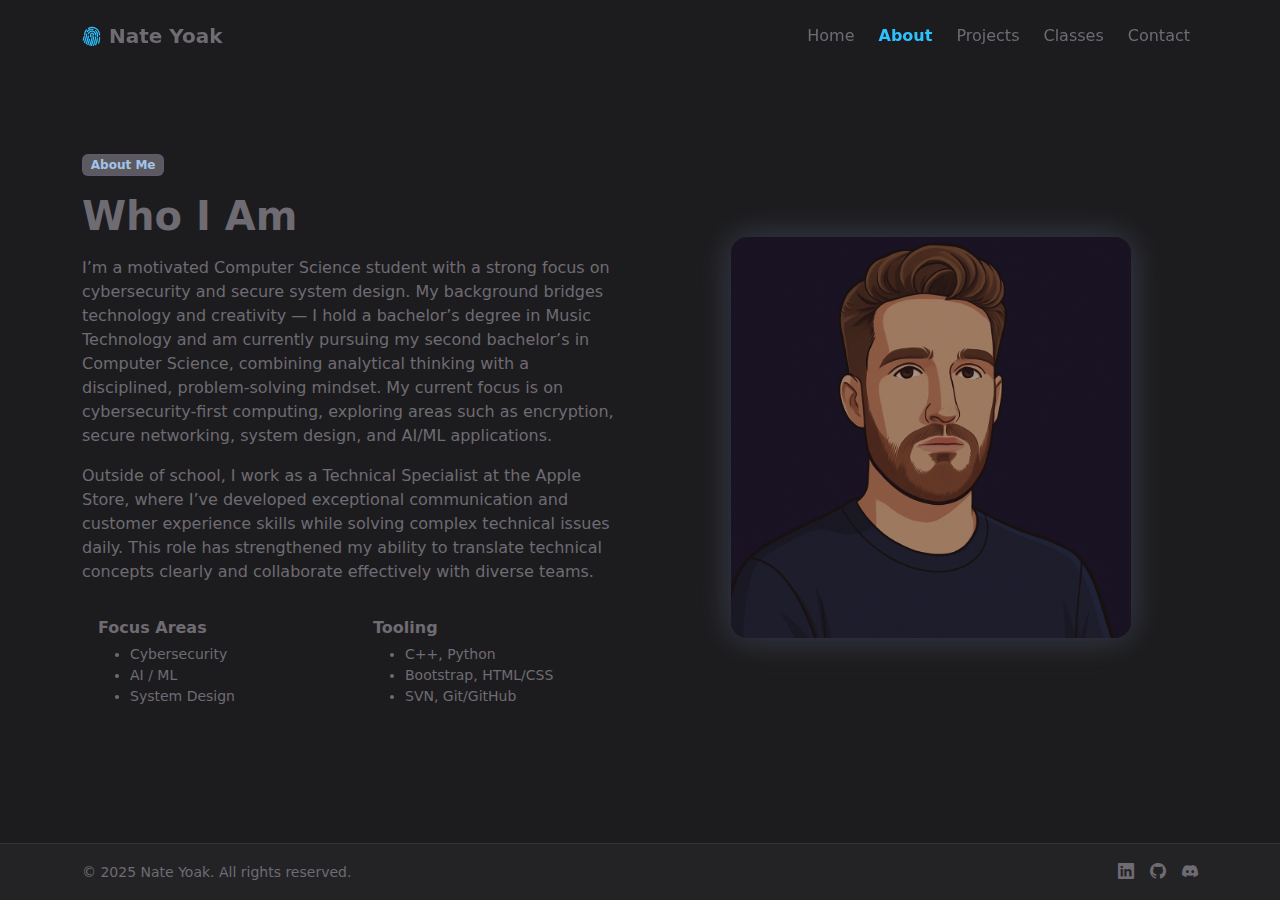
<file: about.html>
<!doctype html>
<html lang="en" data-bs-theme="dark">
  <head>
    <meta charset="utf-8" />
    <meta name="viewport" content="width=device-width, initial-scale=1" />
    <title>About — Nate Yoak</title>

    <!-- Bootstrap + Icons -->
    <link href="https://cdn.jsdelivr.net/npm/bootstrap@5.3.3/dist/css/bootstrap.min.css" rel="stylesheet">
    <link href="assets/styles.css" rel="stylesheet">
    <link rel="stylesheet" href="https://cdn.jsdelivr.net/npm/bootstrap-icons@1.11.3/font/bootstrap-icons.css" />
  </head>

  <body class="bg-storm">
    <div class="gradient-sphere"></div>

    <!-- Navigation Bar -->
    <nav class="navbar navbar-expand-lg sticky-top nav-gradient">
      <div class="container py-2">
        <a class="navbar-brand fw-semibold" href="index.html">
          <i class="bi bi-fingerprint" style="color:var(--storm-primary)"></i> Nate Yoak
        </a>

        <button class="navbar-toggler" type="button" data-bs-toggle="collapse" data-bs-target="#nav">
          <span class="navbar-toggler-icon"></span>
        </button>

        <div id="nav" class="collapse navbar-collapse">
          <ul class="navbar-nav ms-auto gap-lg-2">
            <li class="nav-item"><a class="nav-link" href="index.html">Home</a></li>
            <li class="nav-item"><a class="nav-link active" aria-current="page" href="about.html">About</a></li>
            <li class="nav-item"><a class="nav-link" href="projects.html">Projects</a></li>
            <li class="nav-item"><a class="nav-link" href="classes.html">Classes</a></li>
            <li class="nav-item"><a class="nav-link" href="contact.html">Contact</a></li>
          </ul>
        </div>
      </div>
    </nav>

    <!-- About Section -->
    <!-- Using <header> so your existing `header .hero-image` styles apply -->
    <header class="section-pad">
      <div class="container">
        <div class="row align-items-center g-5">
          <!-- Left: About text -->
          <div class="col-lg-6">
            <span class="badge badge-soft mb-3">About Me</span>
            <h1 class="fw-bold mb-3">Who I Am</h1>
            <p class="text-muted">
              I’m a motivated Computer Science student with a strong focus on cybersecurity and secure system design.
              My background bridges technology and creativity
              — I hold a bachelor’s degree in Music Technology and am currently pursuing my second bachelor’s in Computer Science,
              combining analytical thinking with a disciplined, problem-solving mindset. 
              My current focus is on cybersecurity-first computing, exploring areas such as
              encryption, secure networking, system design, and AI/ML applications.
            </p>
            <p class="text-muted">
              Outside of school, I work as a Technical Specialist at the Apple Store, 
              where I’ve developed exceptional communication and customer experience skills
              while solving complex technical issues daily. This role has strengthened my 
              ability to translate technical concepts clearly and collaborate effectively with diverse teams.
            </p>
            <div class="row g-3">
              <div class="col-6">
                <div class="rounded-3 p-3 border-soft h-100">
                  <div class="fw-semibold mb-1">Focus Areas</div>
                  <ul class="mb-0 small text-muted">
                    <li>Cybersecurity</li>
                    <li>AI / ML</li>
                    <li>System Design</li>
                  </ul>
                </div>
              </div>
              <div class="col-6">
                <div class="rounded-3 p-3 border-soft h-100">
                  <div class="fw-semibold mb-1">Tooling</div>
                  <ul class="mb-0 small text-muted">
                    <li>C++, Python</li>
                    <li>Bootstrap, HTML/CSS</li>
                    <li>SVN, Git/GitHub</li>
                  </ul>
                </div>
              </div>
            </div>
          </div>

          <!-- Right: Image placeholder (keeps your hover glow) -->
          <div class="col-lg-6 text-center">
            <!-- Replace src with your real about photo when ready -->
            <img
              src="assets/avatar1.PNG"
              alt="Me"
              class="hero-image img-fluid glow"
            />
          </div>
        </div>
      </div>
    </header>

    <!-- Footer -->
    <footer class="site-footer">
      <div class="container d-flex justify-content-between align-items-center">
        <small class="text-muted">© 2025 Nate Yoak. All rights reserved.</small>
        <div class="d-flex gap-3">
          <a class="footer-link" href="https://www.linkedin.com/in/nate-yoak"><i class="bi bi-linkedin"></i></a>
          <a class="footer-link" href="https://github.com/nyoak12"><i class="bi bi-github"></i></a>
          <a class="footer-link" href="https://discord.com/users/1215772054352302090"><i class="bi bi-discord"></i></a>
        </div>
      </div>
    </footer>

    <!-- Scripts -->
    <script src="https://cdn.jsdelivr.net/npm/bootstrap@5.3.3/dist/js/bootstrap.bundle.min.js"></script>
  </body>
</html>
</file>
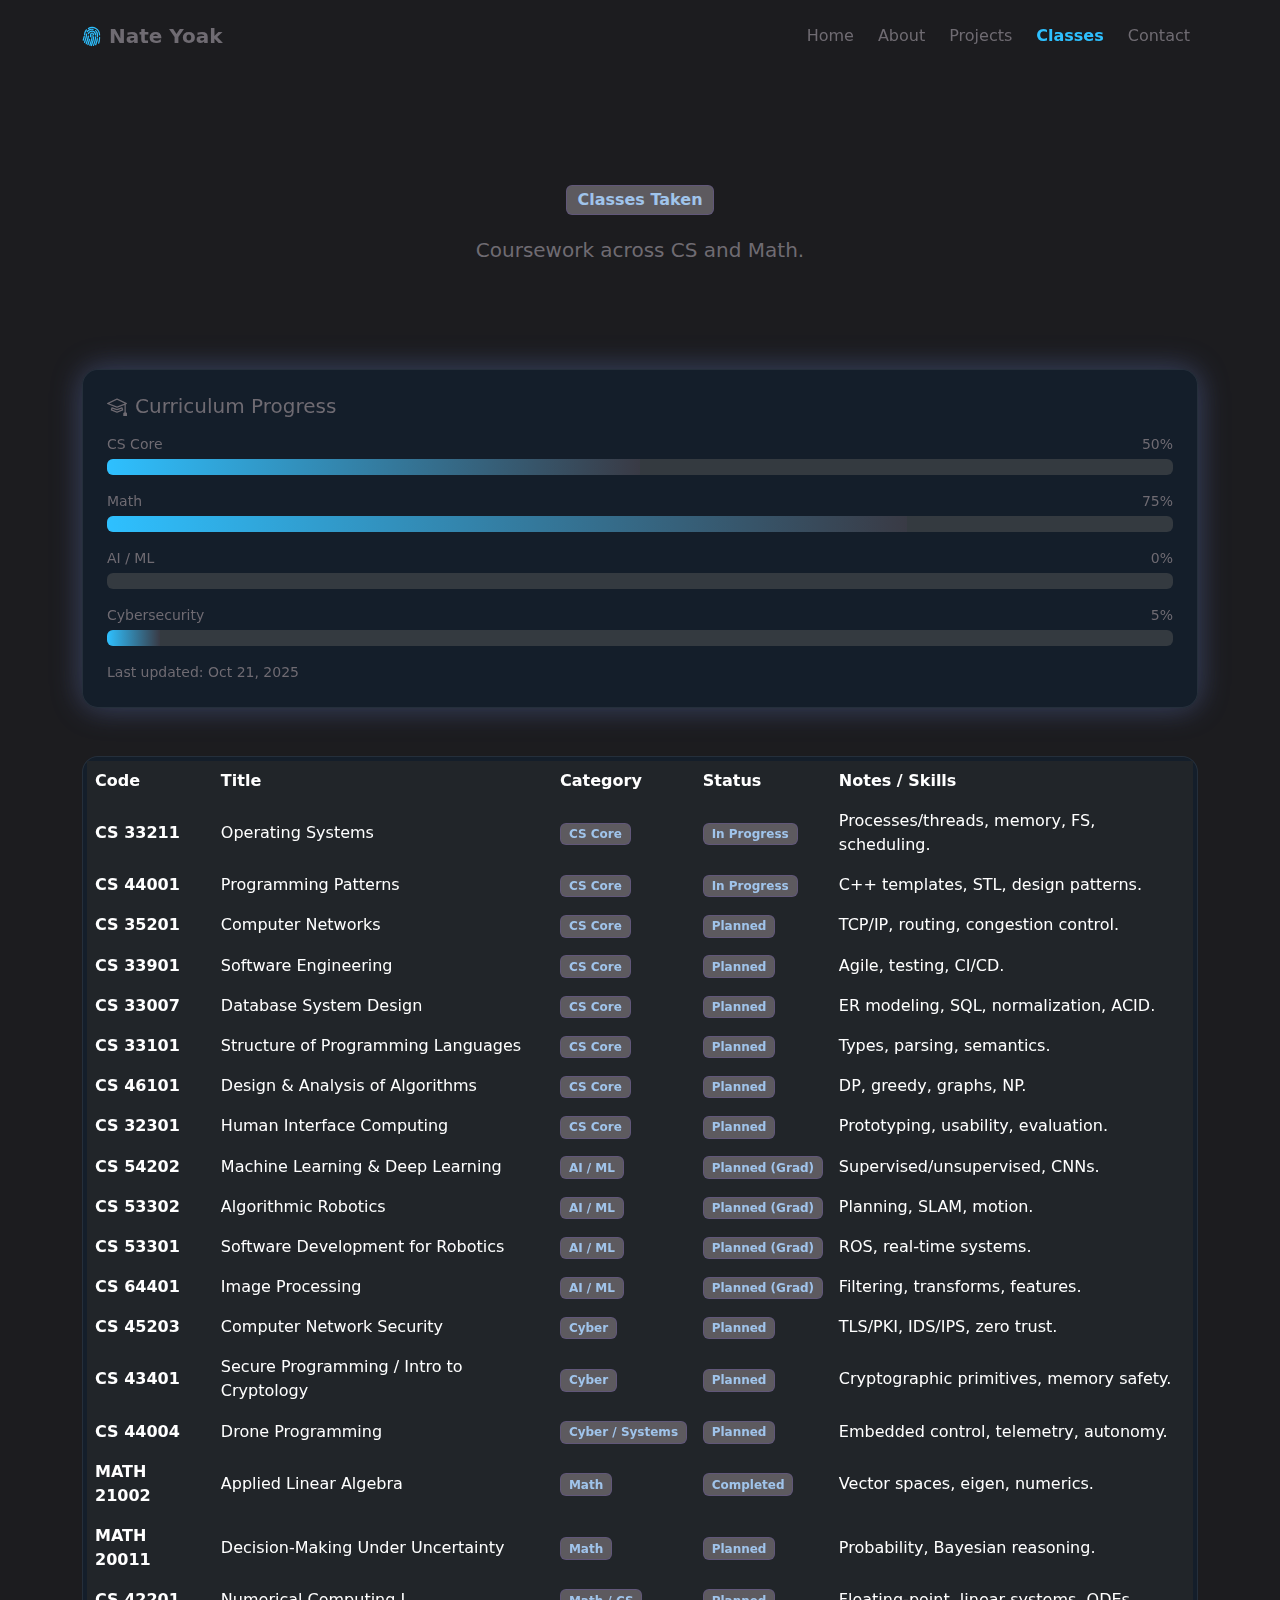
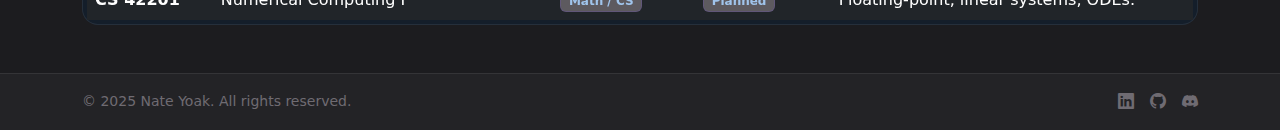
<file: classes.html>
<!doctype html>
<html lang="en" data-bs-theme="dark">
  <head>
    <meta charset="utf-8" />
    <meta name="viewport" content="width=device-width, initial-scale=1" />
    <title>Classes — Nate Yoak</title>

    <!-- Bootstrap + Icons -->
    <link href="https://cdn.jsdelivr.net/npm/bootstrap@5.3.3/dist/css/bootstrap.min.css" rel="stylesheet">
    <link href="assets/styles.css" rel="stylesheet">
    <link rel="stylesheet" href="https://cdn.jsdelivr.net/npm/bootstrap-icons@1.11.3/font/bootstrap-icons.css" />
  </head>

  <body class="bg-storm">
    <!-- Optional glow backdrop -->
    <div class="gradient-sphere"></div>

    <!-- Navbar (same style as index) -->
    <nav class="navbar navbar-expand-lg sticky-top nav-gradient">
      <div class="container py-2">
        <a class="navbar-brand fw-semibold" href="index.html">
          <i class="bi bi-fingerprint" style="color:var(--storm-primary)"></i> Nate Yoak
        </a>

        <button class="navbar-toggler" type="button" data-bs-toggle="collapse" data-bs-target="#nav">
          <span class="navbar-toggler-icon"></span>
        </button>

        <div id="nav" class="collapse navbar-collapse">
          <ul class="navbar-nav ms-auto gap-lg-2">
            <li class="nav-item"><a class="nav-link" href="index.html">Home</a></li>
            <li class="nav-item"><a class="nav-link" href="about.html">About</a></li>
            <li class="nav-item"><a class="nav-link" href="projects.html">Projects</a></li>
            <li class="nav-item"><a class="nav-link active" aria-current="page" href="classes.html">Classes</a></li>
            <li class="nav-item"><a class="nav-link" href="contact.html">Contact</a></li>
          </ul>
        </div>
      </div>
    </nav>

    <!-- Hero -->
    <header class="section-pad text-center">
      <div class="container">
        <h1 class="display-4 fw-bold mb-3">
            <span class="badge badge-soft fs-6 mb-1">Classes Taken</span>
        </h1>
        <p class="lead text-muted mb-4">
          Coursework across CS and Math.
        </p>
      </div>
    </header>

    <main>
      <section class="pb-5">
        <div class="container">
          <!-- Progress overview matching your theme -->
          <div class="row g-4 align-items-stretch mb-4">
            <div class="col-lg-12">
              <div class="p-4 rounded-4 glass border-soft h-100 glow">
                <h2 class="h5 mb-3"><i class="bi bi-mortarboard me-2"></i>Curriculum Progress</h2>

                <div class="mb-3">
                  <div class="d-flex justify-content-between small mb-1">
                    <span>CS Core</span><span>50%</span>
                  </div>
                  <div class="progress" role="progressbar" aria-valuemin="0" aria-valuemax="100" aria-valuenow="50">
                    <div class="progress-bar" style="width:50%"></div>
                  </div>
                </div>

                <div class="mb-3">
                  <div class="d-flex justify-content-between small mb-1">
                    <span>Math</span><span>75%</span>
                  </div>
                  <div class="progress">
                    <div class="progress-bar" style="width:75%"></div>
                  </div>
                </div>

                <div class="mb-3">
                  <div class="d-flex justify-content-between small mb-1">
                    <span>AI / ML </span><span>0%</span>
                  </div>
                  <div class="progress">
                    <div class="progress-bar" style="width:0%"></div>
                  </div>
                </div>

                <div>
                  <div class="d-flex justify-content-between small mb-1">
                    <span>Cybersecurity</span><span>5%</span>
                  </div>
                  <div class="progress">
                    <div class="progress-bar" style="width:5%"></div>
                  </div>
                </div>

                <small class="d-block mt-3 text-muted">Last updated: Oct 21, 2025</small>
              </div>
            </div>

            <div class="col-lg-8">
              <!-- <div class="p-4 rounded-4 glass border-soft h-100">
                <div class="d-flex flex-wrap gap-2 mb-3">
                  <span class="badge badge-soft">Core</span>
                  <span class="badge badge-soft">Math</span>
                  <span class="badge badge-soft">AI / ML</span>
                  <span class="badge badge-soft">Cyber</span>
                  <span class="badge badge-soft">Graduate</span>
                </div>
                <p class="mb-0 text-muted">
                  Detailed list of courses with status and key topics. (You can paste in more rows anytime.)
                </p>
              </div> -->
            </div>
          </div>

          <!-- Courses table inside a glass card -->
          <div class="p-1 rounded-4 glass border-soft">
            <div class="table-responsive">
              <table class="table align-middle table-borderless mb-0">
                <thead>
                  <tr class="text-muted">
                    <th scope="col">Code</th>
                    <th scope="col">Title</th>
                    <th scope="col">Category</th>
                    <th scope="col">Status</th>
                    <th scope="col">Notes / Skills</th>
                  </tr>
                </thead>
                <tbody>
                  <!-- CS Core -->
                  <tr>
                    <td class="fw-semibold">CS 33211</td>
                    <td>Operating Systems</td>
                    <td><span class="badge badge-soft">CS Core</span></td>
                    <td><span class="badge badge-soft">In Progress</span></td>
                    <td>Processes/threads, memory, FS, scheduling.</td>
                  </tr>
                  <tr>
                    <td class="fw-semibold">CS 44001</td>
                    <td>Programming Patterns</td>
                    <td><span class="badge badge-soft">CS Core</span></td>
                    <td><span class="badge badge-soft">In Progress</span></td>
                    <td>C++ templates, STL, design patterns.</td>
                  </tr>
                  <tr>
                    <td class="fw-semibold">CS 35201</td>
                    <td>Computer Networks</td>
                    <td><span class="badge badge-soft">CS Core</span></td>
                    <td><span class="badge badge-soft">Planned</span></td>
                    <td>TCP/IP, routing, congestion control.</td>
                  </tr>
                  <tr>
                    <td class="fw-semibold">CS 33901</td>
                    <td>Software Engineering</td>
                    <td><span class="badge badge-soft">CS Core</span></td>
                    <td><span class="badge badge-soft">Planned</span></td>
                    <td>Agile, testing, CI/CD.</td>
                  </tr>
                  <tr>
                    <td class="fw-semibold">CS 33007</td>
                    <td>Database System Design</td>
                    <td><span class="badge badge-soft">CS Core</span></td>
                    <td><span class="badge badge-soft">Planned</span></td>
                    <td>ER modeling, SQL, normalization, ACID.</td>
                  </tr>
                  <tr>
                    <td class="fw-semibold">CS 33101</td>
                    <td>Structure of Programming Languages</td>
                    <td><span class="badge badge-soft">CS Core</span></td>
                    <td><span class="badge badge-soft">Planned</span></td>
                    <td>Types, parsing, semantics.</td>
                  </tr>
                  <tr>
                    <td class="fw-semibold">CS 46101</td>
                    <td>Design & Analysis of Algorithms</td>
                    <td><span class="badge badge-soft">CS Core</span></td>
                    <td><span class="badge badge-soft">Planned</span></td>
                    <td>DP, greedy, graphs, NP.</td>
                  </tr>
                  <tr>
                    <td class="fw-semibold">CS 32301</td>
                    <td>Human Interface Computing</td>
                    <td><span class="badge badge-soft">CS Core</span></td>
                    <td><span class="badge badge-soft">Planned</span></td>
                    <td>Prototyping, usability, evaluation.</td>
                  </tr>

                  <!-- AI/ML & Robotics -->
                  <tr>
                    <td class="fw-semibold">CS 54202</td>
                    <td>Machine Learning & Deep Learning</td>
                    <td><span class="badge badge-soft">AI / ML</span></td>
                    <td><span class="badge badge-soft">Planned (Grad)</span></td>
                    <td>Supervised/unsupervised, CNNs.</td>
                  </tr>
                  <tr>
                    <td class="fw-semibold">CS 53302</td>
                    <td>Algorithmic Robotics</td>
                    <td><span class="badge badge-soft">AI / ML</span></td>
                    <td><span class="badge badge-soft">Planned (Grad)</span></td>
                    <td>Planning, SLAM, motion.</td>
                  </tr>
                  <tr>
                    <td class="fw-semibold">CS 53301</td>
                    <td>Software Development for Robotics</td>
                    <td><span class="badge badge-soft">AI / ML</span></td>
                    <td><span class="badge badge-soft">Planned (Grad)</span></td>
                    <td>ROS, real-time systems.</td>
                  </tr>
                  <tr>
                    <td class="fw-semibold">CS 64401</td>
                    <td>Image Processing</td>
                    <td><span class="badge badge-soft">AI / ML</span></td>
                    <td><span class="badge badge-soft">Planned (Grad)</span></td>
                    <td>Filtering, transforms, features.</td>
                  </tr>

                  <!-- Cybersecurity -->
                  <tr>
                    <td class="fw-semibold">CS 45203</td>
                    <td>Computer Network Security</td>
                    <td><span class="badge badge-soft">Cyber</span></td>
                    <td><span class="badge badge-soft">Planned</span></td>
                    <td>TLS/PKI, IDS/IPS, zero trust.</td>
                  </tr>
                  <tr>
                    <td class="fw-semibold">CS 43401</td>
                    <td>Secure Programming / Intro to Cryptology</td>
                    <td><span class="badge badge-soft">Cyber</span></td>
                    <td><span class="badge badge-soft">Planned</span></td>
                    <td>Cryptographic primitives, memory safety.</td>
                  </tr>
                  <tr>
                    <td class="fw-semibold">CS 44004</td>
                    <td>Drone Programming</td>
                    <td><span class="badge badge-soft">Cyber / Systems</span></td>
                    <td><span class="badge badge-soft">Planned</span></td>
                    <td>Embedded control, telemetry, autonomy.</td>
                  </tr>

                  <!-- Math -->
                  <tr>
                    <td class="fw-semibold">MATH 21002</td>
                    <td>Applied Linear Algebra</td>
                    <td><span class="badge badge-soft">Math</span></td>
                    <td><span class="badge badge-soft">Completed</span></td>
                    <td>Vector spaces, eigen, numerics.</td>
                  </tr>
                  <tr>
                    <td class="fw-semibold">MATH 20011</td>
                    <td>Decision-Making Under Uncertainty</td>
                    <td><span class="badge badge-soft">Math</span></td>
                    <td><span class="badge badge-soft">Planned</span></td>
                    <td>Probability, Bayesian reasoning.</td>
                  </tr>
                  <tr>
                    <td class="fw-semibold">CS 42201</td>
                    <td>Numerical Computing I</td>
                    <td><span class="badge badge-soft">Math / CS</span></td>
                    <td><span class="badge badge-soft">Planned</span></td>
                    <td>Floating-point, linear systems, ODEs.</td>
                  </tr>
                </tbody>
              </table>
            </div>
<!-- 
            <div class="d-flex justify-content-end mt-4">
              <a href="assets/Nate_Yoak_Transcript.pdf" target="_blank" class="btn btn-storm glass">
                <i class="bi bi-file-earmark-text me-1"></i> Download Unofficial Transcript
              </a>
            </div> -->
          </div>
        </div>
      </section>
    </main>

    <!-- Footer (same as index) -->
    <footer class="site-footer">
      <div class="container d-flex justify-content-between align-items-center">
        <small class="text-muted">© 2025 Nate Yoak. All rights reserved.</small>
        <div class="d-flex gap-3">
          <a class="footer-link" href="https://www.linkedin.com/in/nate-yoak"><i class="bi bi-linkedin"></i></a>
          <a class="footer-link" href="https://github.com/nyoak12"><i class="bi bi-github"></i></a>
          <a class="footer-link" href="https://discord.com/users/1215772054352302090"><i class="bi bi-discord"></i></a>
        </div>
      </div>
    </footer>

    <!-- Scripts -->
    <script src="https://cdn.jsdelivr.net/npm/bootstrap@5.3.3/dist/js/bootstrap.bundle.min.js"></script>
  </body>
</html>
</file>
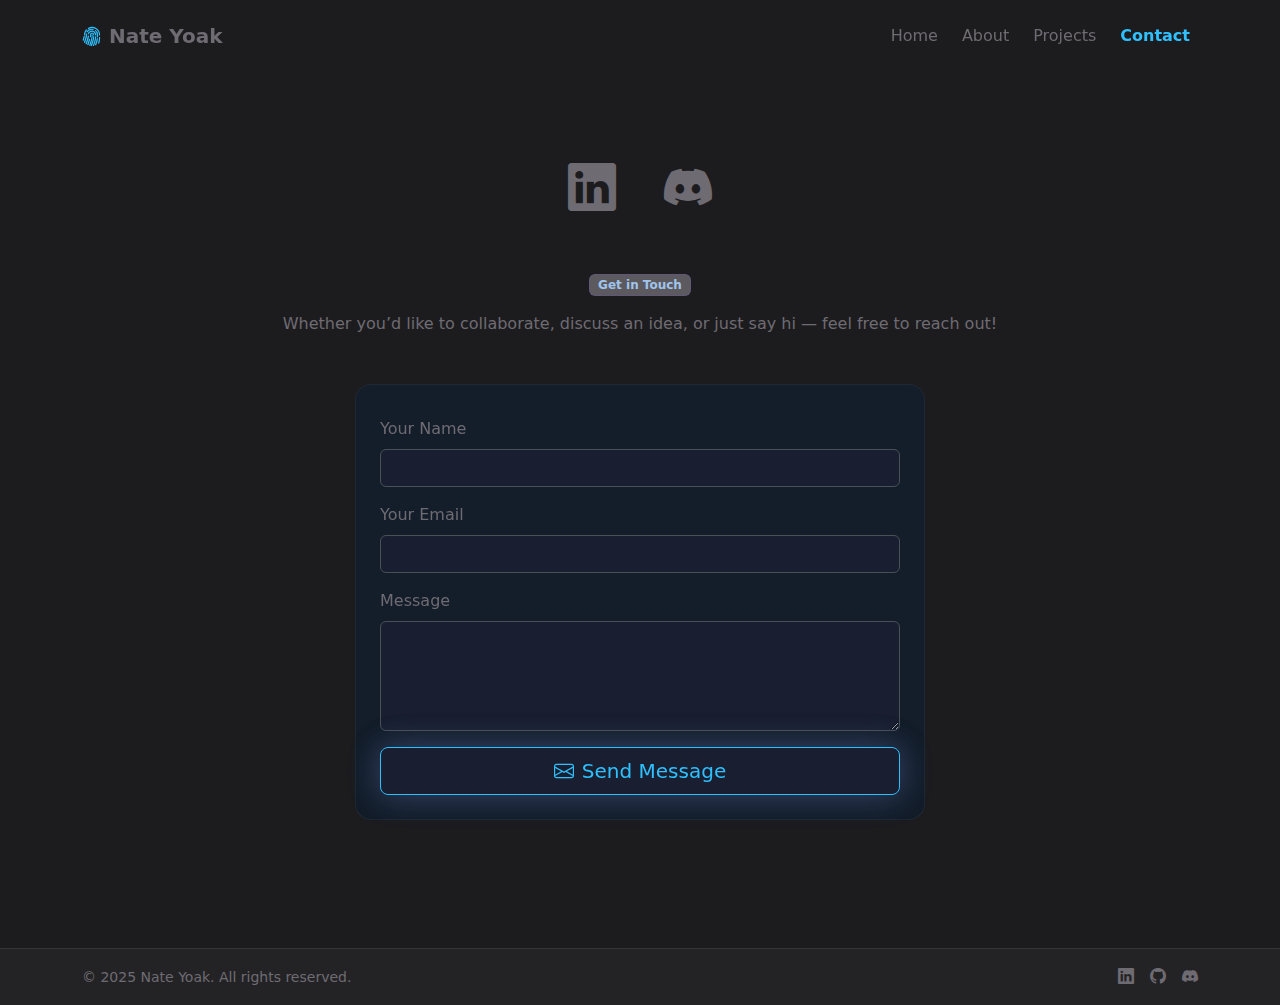
<file: contact.html>
<!doctype html>
<html lang="en" data-bs-theme="dark">
  <head>
    <meta charset="utf-8" />
    <meta name="viewport" content="width=device-width, initial-scale=1" />
    <title>Contact — Nate Yoak</title>

    <!-- Bootstrap + Icons -->
    <link href="https://cdn.jsdelivr.net/npm/bootstrap@5.3.3/dist/css/bootstrap.min.css" rel="stylesheet">
    <link href="assets/styles.css" rel="stylesheet">
    <link rel="stylesheet" href="https://cdn.jsdelivr.net/npm/bootstrap-icons@1.11.3/font/bootstrap-icons.css" />
  </head>

  <body class="bg-storm">
    <div class="gradient-sphere"></div>

    <!-- Navigation Bar -->
    <nav class="navbar navbar-expand-lg sticky-top nav-gradient">
      <div class="container py-2">
        <a class="navbar-brand fw-semibold" href="index.html">
          <i class="bi bi-fingerprint" style="color:var(--storm-primary)"></i> Nate Yoak
        </a>

        <button class="navbar-toggler" type="button" data-bs-toggle="collapse" data-bs-target="#nav">
          <span class="navbar-toggler-icon"></span>
        </button>

        <div id="nav" class="collapse navbar-collapse">
          <ul class="navbar-nav ms-auto gap-lg-2">
            <li class="nav-item"><a class="nav-link" href="index.html">Home</a></li>
            <li class="nav-item"><a class="nav-link" href="about.html">About</a></li>
            <li class="nav-item"><a class="nav-link" href="projects.html">Projects</a></li>
            <li class="nav-item"><a class="nav-link active" href="contact.html">Contact</a></li>
          </ul>
        </div>
      </div>
    </nav>

    <!-- Contact Section -->
    <main class="section-pad text-center">
      <div class="container">

        <!-- Social Icons -->
        <div class="mb-5">
          <div class="d-flex justify-content-center gap-5">
            <a href="https://www.linkedin.com/in/nate-yoak" class="footer-link">
              <i class="bi bi-linkedin" style="font-size:3rem;"></i>
            </a>
            <a href="https://discord.com/users/your_discord_id_here" class="footer-link">
              <i class="bi bi-discord" style="font-size:3rem;"></i>
            </a>
          </div>
        </div>

        <span class="badge badge-soft mb-3">Get in Touch</span>
        <p class="text-muted mb-5">
          Whether you’d like to collaborate, discuss an idea, or just say hi — feel free to reach out!
        </p>

        <div class="row justify-content-center">
          <div class="col-md-8 col-lg-6 glass p-4 rounded-4">

            <!-- Contact Form -->
            <form id="contactForm" class="mt-2">
              <div class="mb-3 text-start">
                <label for="name" class="form-label">Your Name</label>
                <input type="text" id="name" name="name" class="form-control"
                       style="background-color: var(--storm-accent); color: var(--storm-text);" required>
              </div>

              <div class="mb-3 text-start">
                <label for="email" class="form-label">Your Email</label>
                <input type="email" id="email" name="email" class="form-control"
                       style="background-color: var(--storm-accent); color: var(--storm-text);" required>
              </div>

              <div class="mb-3 text-start">
                <label for="message" class="form-label">Message</label>
                <textarea id="message" name="message" rows="4" class="form-control"
                          style="background-color: var(--storm-accent); color: var(--storm-text);" required></textarea>
              </div>

              <button type="submit" class="btn btn-storm btn-lg glow w-100">
                <i class="bi bi-envelope me-2"></i>Send Message
              </button>

              <div id="alert-success" class="alert alert-success mt-3 d-none" role="alert">
                ✉️ Your mail app should have opened. Send it from there.
              </div>
              <div id="alert-error" class="alert alert-danger mt-3 d-none" role="alert">
                ❌ Couldn’t open an email app on this device.
              </div>
            </form>

          </div>
        </div>
      </div>
    </main>

    <!-- Footer -->
    <footer class="site-footer mt-5">
      <div class="container d-flex justify-content-between align-items-center">
        <small class="text-muted">© 2025 Nate Yoak. All rights reserved.</small>
        <div class="d-flex gap-3">
          <a class="footer-link" href="https://www.linkedin.com/in/nate-yoak"><i class="bi bi-linkedin"></i></a>
          <a class="footer-link" href="https://github.com/nyoak12"><i class="bi bi-github"></i></a>
          <a class="footer-link" href="https://discord.com/users/1215772054352302090"><i class="bi bi-discord"></i></a>
        </div>
      </div>
    </footer>

    <!-- Bootstrap JS -->
    <script src="https://cdn.jsdelivr.net/npm/bootstrap@5.3.3/dist/js/bootstrap.bundle.min.js"></script>

    <!-- Contact Form Script -->
  <script>
  (function () {
    const FORM = document.getElementById("contactForm");
    const ALERT_OK = document.getElementById("alert-success");
    const ALERT_ERR = document.getElementById("alert-error");

    // Your exact recipient (To)
    const TO_DISPLAY = '"Nate Yoak" <nyoak@kent.edu>';   // display name + angle brackets
    const TO_PLAIN   = 'nyoak@kent.edu';                 // plain email for web compose URLs

    function show(el){ el.classList.remove("d-none"); }
    function hide(el){ el.classList.add("d-none"); }

    function buildBody(name, email, message) {
      // DO NOT put a naked email address anywhere else; label it so clients don't try to replace To:
      const lines = [
        "New message from nateyoak.com",
        "",
        message,
        "",
        `— ${name || "Visitor"}`,
        `Reply to (do not change To): ${email || "(no email)"}`
      ];
      return encodeURIComponent(lines.join("\r\n"));
    }

    // Standard mailto using encoded display-name + angle-bracket address
    function openMailApp(subject, body) {
      // Percent-encode the entire path (including < >)
      const toEncoded = encodeURIComponent(TO_DISPLAY);
      const href = `mailto:${toEncoded}?subject=${encodeURIComponent(subject)}&body=${body}`;

      // Anchor click tends to behave better than assigning window.location on mobile
      const a = document.createElement("a");
      a.href = href;
      a.style.display = "none";
      document.body.appendChild(a);
      a.click();
      a.remove();

      setTimeout(() => {
        if (document.hasFocus()) { hide(ALERT_OK); show(ALERT_ERR); }
        else { hide(ALERT_ERR); show(ALERT_OK); }
      }, 1200);
    }

    // Optional: open Gmail/Outlook web compose with explicit "to"
    function openGmail(subject, body) {
      const url = `https://mail.google.com/mail/?view=cm&fs=1&to=${encodeURIComponent(TO_PLAIN)}&su=${encodeURIComponent(subject)}&body=${body}`;
      window.open(url, "_blank", "noopener");
    }
    function openOutlook(subject, body) {
      const url = `https://outlook.live.com/mail/0/deeplink/compose?to=${encodeURIComponent(TO_PLAIN)}&subject=${encodeURIComponent(subject)}&body=${body}`;
      window.open(url, "_blank", "noopener");
    }

    FORM.addEventListener("submit", (e) => {
      e.preventDefault();
      hide(ALERT_OK); hide(ALERT_ERR);

      const name = document.getElementById("name").value.trim();
      const email = document.getElementById("email").value.trim();
      const message = document.getElementById("message").value.trim();

      const subject = name ? `Contact from ${name}` : "Contact from website";
      const body = buildBody(name, email, message);

      // If user is on Gmail or Outlook web already, prefer direct compose:
      const ua = navigator.userAgent.toLowerCase();
      if (ua.includes("gmail")) { openGmail(subject, body); return; }
      if (ua.includes("outlook") || ua.includes("hotmail") || ua.includes("office")) { openOutlook(subject, body); return; }

      // Otherwise use mailto (Apple Mail, Outlook app, iOS Mail, etc.)
      openMailApp(subject, body);
    });
  })();
  </script>
  </body>
</html>
</file>
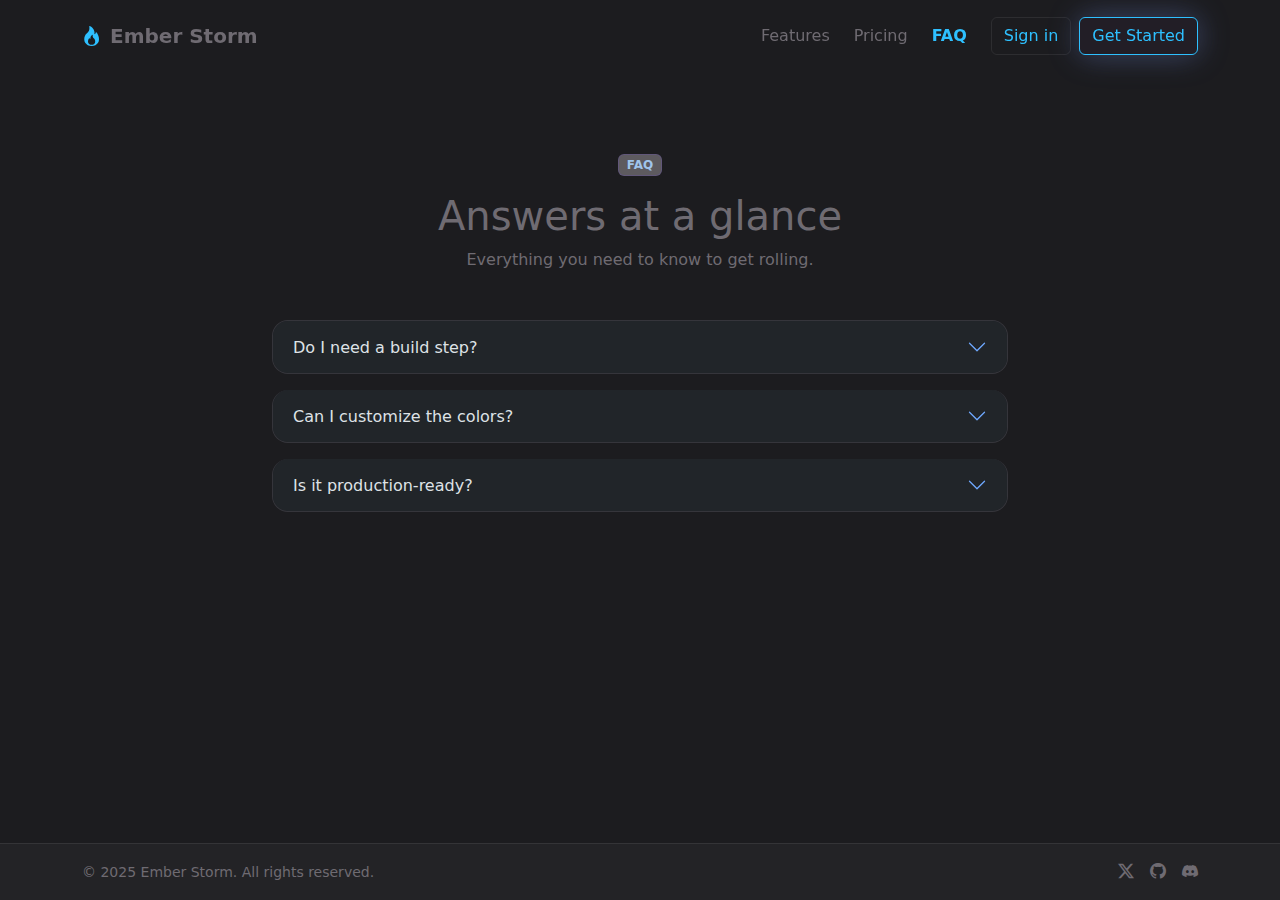
<file: faq.html>
<!-- =========================
FILE: /faq.html
========================= -->
<!doctype html>
<html lang="en" data-bs-theme="dark">
  <head>
    <meta charset="utf-8" />
    <meta name="viewport" content="width=device-width, initial-scale=1" />
    <title>Ember Storm — FAQ</title>
    <link href="https://cdn.jsdelivr.net/npm/bootstrap@5.3.3/dist/css/bootstrap.min.css" rel="stylesheet">
    <link href="/assets/styles.css" rel="stylesheet">
    <link rel="stylesheet" href="https://cdn.jsdelivr.net/npm/bootstrap-icons@1.11.3/font/bootstrap-icons.css" />
  </head>
  <body class="bg-storm">
    <nav class="navbar navbar-expand-lg sticky-top nav-gradient">
      <div class="container py-2">
        <a class="navbar-brand fw-semibold" href="/index.html"><i class="bi bi-fire me-2" style="color:var(--storm-primary)"></i>Ember Storm</a>
        <button class="navbar-toggler" type="button" data-bs-toggle="collapse" data-bs-target="#nav"><span class="navbar-toggler-icon"></span></button>
        <div id="nav" class="collapse navbar-collapse">
          <ul class="navbar-nav ms-auto gap-lg-2">
            <li class="nav-item"><a class="nav-link" href="/features.html">Features</a></li>
            <li class="nav-item"><a class="nav-link" href="/pricing.html">Pricing</a></li>
            <li class="nav-item"><a class="nav-link active" href="/faq.html">FAQ</a></li>
          </ul>
          <div class="ms-lg-3 mt-3 mt-lg-0 d-flex gap-2">
            <a class="btn btn-outline-storm border-soft" href="#">Sign in</a>
            <a class="btn btn-storm glow" href="/pricing.html">Get Started</a>
          </div>
        </div>
      </div>
    </nav>

    <main class="section-pad">
      <div class="container">
        <div class="text-center mb-5">
          <span class="badge badge-soft">FAQ</span>
          <h1 class="mt-3">Answers at a glance</h1>
          <p class="text-muted">Everything you need to know to get rolling.</p>
        </div>
        <div class="row g-4">
          <div class="col-lg-8 mx-auto">
            <div class="accordion" id="faqAcc">
              <div class="accordion-item card-storm border-soft rounded-4 overflow-hidden mb-3">
                <h2 class="accordion-header">
                  <button class="accordion-button collapsed" type="button" data-bs-toggle="collapse" data-bs-target="#faq1">Do I need a build step?</button>
                </h2>
                <div id="faq1" class="accordion-collapse collapse" data-bs-parent="#faqAcc">
                  <div class="accordion-body text-muted">No — this template uses Bootstrap via CDN. Open with Live Server and you're good.</div>
                </div>
              </div>
              <div class="accordion-item card-storm border-soft rounded-4 overflow-hidden mb-3">
                <h2 class="accordion-header">
                  <button class="accordion-button collapsed" type="button" data-bs-toggle="collapse" data-bs-target="#faq2">Can I customize the colors?</button>
                </h2>
                <div id="faq2" class="accordion-collapse collapse" data-bs-parent="#faqAcc">
                  <div class="accordion-body text-muted">Yes — tweak <code>--storm-primary</code> and <code>--storm-accent</code> in <code>assets/styles.css</code>.</div>
                </div>
              </div>
              <div class="accordion-item card-storm border-soft rounded-4 overflow-hidden mb-3">
                <h2 class="accordion-header">
                  <button class="accordion-button collapsed" type="button" data-bs-toggle="collapse" data-bs-target="#faq3">Is it production‑ready?</button>
                </h2>
                <div id="faq3" class="accordion-collapse collapse" data-bs-parent="#faqAcc">
                  <div class="accordion-body text-muted">It's a polished starter. For production, self‑host assets, add analytics, and run a Lighthouse audit.</div>
                </div>
              </div>
            </div>
          </div>
        </div>
      </div>
    </main>

    <footer class="site-footer">
      <div class="container d-flex justify-content-between align-items-center">
        <small class="text-muted">© 2025 Ember Storm. All rights reserved.</small>
        <div class="d-flex gap-3">
          <a class="footer-link" href="#"><i class="bi bi-twitter-x"></i></a>
          <a class="footer-link" href="#"><i class="bi bi-github"></i></a>
          <a class="footer-link" href="#"><i class="bi bi-discord"></i></a>
        </div>
      </div>
    </footer>
    <script src="https://cdn.jsdelivr.net/npm/bootstrap@5.3.3/dist/js/bootstrap.bundle.min.js"></script>
  </body>
</html>
</file>
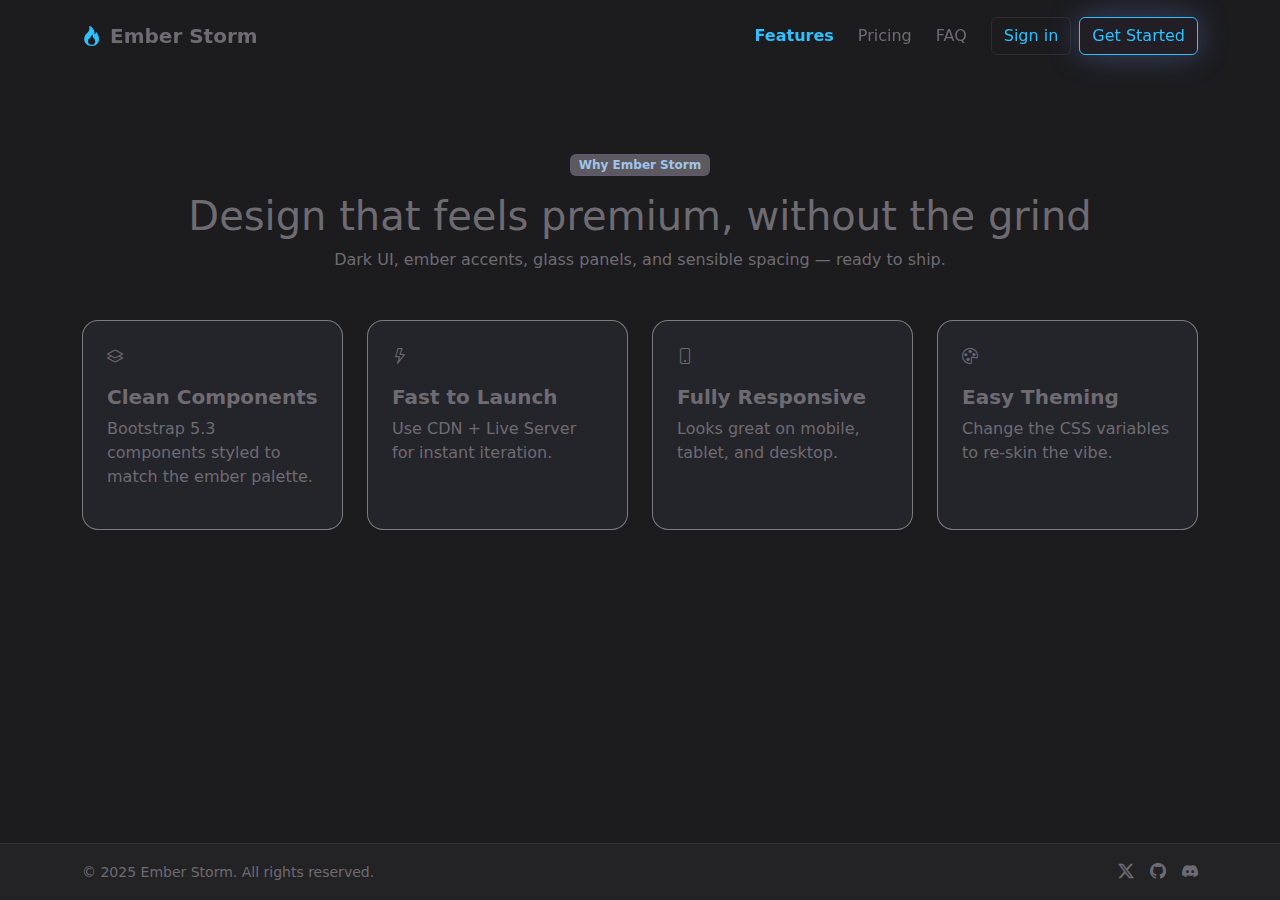
<file: features.html>
<!-- =========================
FILE: /features.html
========================= -->
<!doctype html>
<html lang="en" data-bs-theme="dark">
  <head>
    <meta charset="utf-8" />
    <meta name="viewport" content="width=device-width, initial-scale=1" />
    <title>Ember Storm — Features</title>
    <link href="https://cdn.jsdelivr.net/npm/bootstrap@5.3.3/dist/css/bootstrap.min.css" rel="stylesheet">
    <link href="/assets/styles.css" rel="stylesheet">
    <link rel="stylesheet" href="https://cdn.jsdelivr.net/npm/bootstrap-icons@1.11.3/font/bootstrap-icons.css" />
  </head>
  <body class="bg-storm">
    <nav class="navbar navbar-expand-lg sticky-top nav-gradient">
      <div class="container py-2">
        <a class="navbar-brand fw-semibold" href="/index.html"><i class="bi bi-fire me-2" style="color:var(--storm-primary)"></i>Ember Storm</a>
        <button class="navbar-toggler" type="button" data-bs-toggle="collapse" data-bs-target="#nav"><span class="navbar-toggler-icon"></span></button>
        <div id="nav" class="collapse navbar-collapse">
          <ul class="navbar-nav ms-auto gap-lg-2">
            <li class="nav-item"><a class="nav-link active" href="/features.html">Features</a></li>
            <li class="nav-item"><a class="nav-link" href="/pricing.html">Pricing</a></li>
            <li class="nav-item"><a class="nav-link" href="/faq.html">FAQ</a></li>
          </ul>
          <div class="ms-lg-3 mt-3 mt-lg-0 d-flex gap-2">
            <a class="btn btn-outline-storm border-soft" href="#">Sign in</a>
            <a class="btn btn-storm glow" href="/pricing.html">Get Started</a>
          </div>
        </div>
      </div>
    </nav>

    <main class="section-pad">
      <div class="container">
        <div class="text-center mb-5">
          <span class="badge badge-soft">Why Ember Storm</span>
          <h1 class="mt-3">Design that feels premium, without the grind</h1>
          <p class="text-muted">Dark UI, ember accents, glass panels, and sensible spacing — ready to ship.</p>
        </div>
        <div class="row g-4">
          <div class="col-md-6 col-lg-3">
            <div class="card-storm rounded-4 h-100 p-4">
              <div class="icon-circle mb-3"><i class="bi bi-layers"></i></div>
              <h5 class="fw-semibold">Clean Components</h5>
              <p class="text-muted">Bootstrap 5.3 components styled to match the ember palette.</p>
            </div>
          </div>
          <div class="col-md-6 col-lg-3">
            <div class="card-storm rounded-4 h-100 p-4">
              <div class="icon-circle mb-3"><i class="bi bi-lightning"></i></div>
              <h5 class="fw-semibold">Fast to Launch</h5>
              <p class="text-muted">Use CDN + Live Server for instant iteration.</p>
            </div>
          </div>
          <div class="col-md-6 col-lg-3">
            <div class="card-storm rounded-4 h-100 p-4">
              <div class="icon-circle mb-3"><i class="bi bi-phone"></i></div>
              <h5 class="fw-semibold">Fully Responsive</h5>
              <p class="text-muted">Looks great on mobile, tablet, and desktop.</p>
            </div>
          </div>
          <div class="col-md-6 col-lg-3">
            <div class="card-storm rounded-4 h-100 p-4">
              <div class="icon-circle mb-3"><i class="bi bi-palette"></i></div>
              <h5 class="fw-semibold">Easy Theming</h5>
              <p class="text-muted">Change the CSS variables to re‑skin the vibe.</p>
            </div>
          </div>
        </div>
      </div>
    </main>

    <footer class="site-footer">
      <div class="container d-flex justify-content-between align-items-center">
        <small class="text-muted">© 2025 Ember Storm. All rights reserved.</small>
        <div class="d-flex gap-3">
          <a class="footer-link" href="#"><i class="bi bi-twitter-x"></i></a>
          <a class="footer-link" href="#"><i class="bi bi-github"></i></a>
          <a class="footer-link" href="#"><i class="bi bi-discord"></i></a>
        </div>
      </div>
    </footer>
    <script src="https://cdn.jsdelivr.net/npm/bootstrap@5.3.3/dist/js/bootstrap.bundle.min.js"></script>
  </body>
</html>
</file>
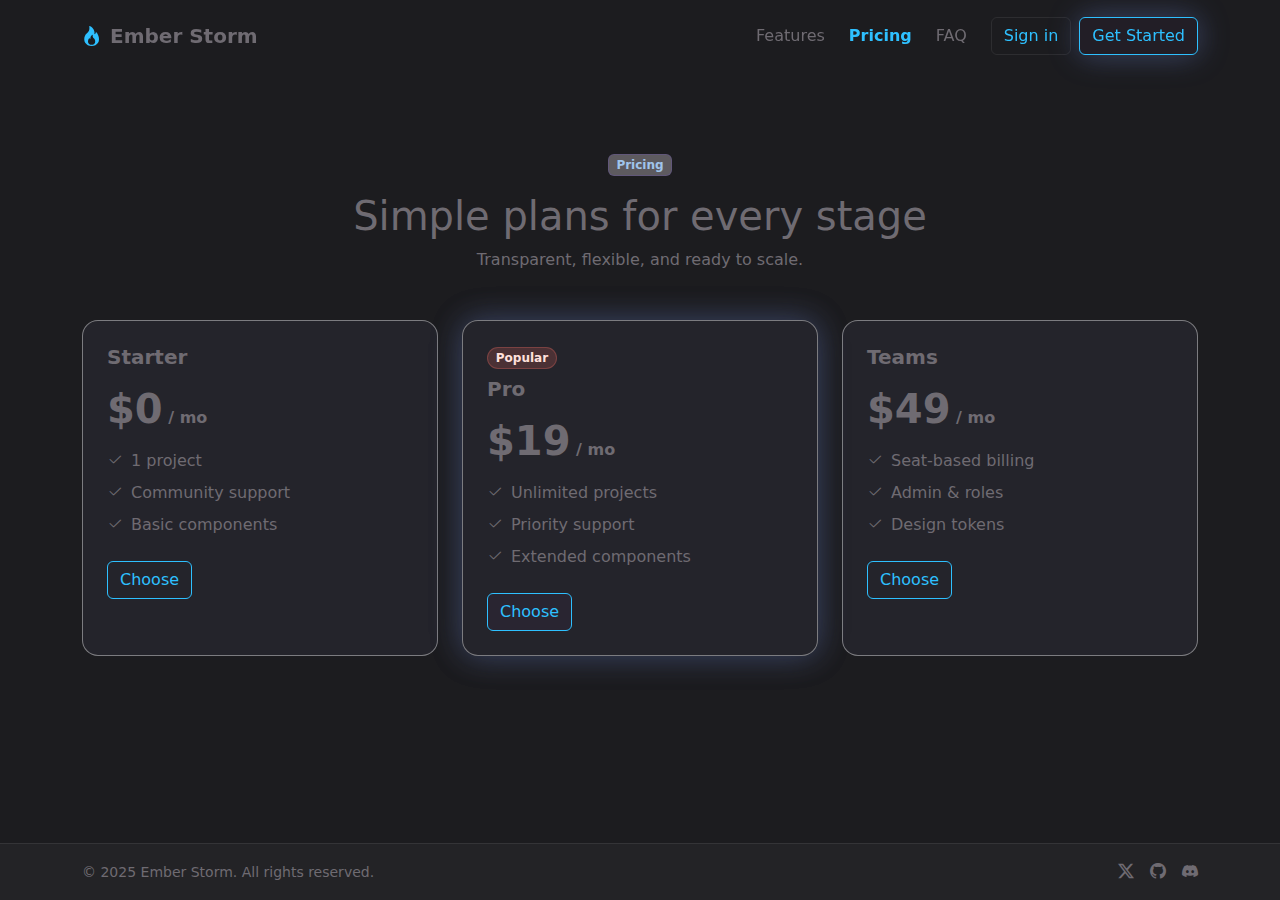
<file: pricing.html>
<!-- =========================
FILE: /pricing.html
========================= -->
<!doctype html>
<html lang="en" data-bs-theme="dark">
  <head>
    <meta charset="utf-8" />
    <meta name="viewport" content="width=device-width, initial-scale=1" />
    <title>Ember Storm — Pricing</title>
    <link href="https://cdn.jsdelivr.net/npm/bootstrap@5.3.3/dist/css/bootstrap.min.css" rel="stylesheet">
    <link href="/assets/styles.css" rel="stylesheet">
    <link rel="stylesheet" href="https://cdn.jsdelivr.net/npm/bootstrap-icons@1.11.3/font/bootstrap-icons.css" />
  </head>
  <body class="bg-storm">
    <nav class="navbar navbar-expand-lg sticky-top nav-gradient">
      <div class="container py-2">
        <a class="navbar-brand fw-semibold" href="/index.html"><i class="bi bi-fire me-2" style="color:var(--storm-primary)"></i>Ember Storm</a>
        <button class="navbar-toggler" type="button" data-bs-toggle="collapse" data-bs-target="#nav"><span class="navbar-toggler-icon"></span></button>
        <div id="nav" class="collapse navbar-collapse">
          <ul class="navbar-nav ms-auto gap-lg-2">
            <li class="nav-item"><a class="nav-link" href="/features.html">Features</a></li>
            <li class="nav-item"><a class="nav-link active" href="/pricing.html">Pricing</a></li>
            <li class="nav-item"><a class="nav-link" href="/faq.html">FAQ</a></li>
          </ul>
          <div class="ms-lg-3 mt-3 mt-lg-0 d-flex gap-2">
            <a class="btn btn-outline-storm border-soft" href="#">Sign in</a>
            <a class="btn btn-storm glow" href="#">Get Started</a>
          </div>
        </div>
      </div>
    </nav>

    <main class="section-pad">
      <div class="container">
        <div class="text-center mb-5">
          <span class="badge badge-soft">Pricing</span>
          <h1 class="mt-3">Simple plans for every stage</h1>
          <p class="text-muted">Transparent, flexible, and ready to scale.</p>
        </div>
        <div class="row g-4 align-items-stretch">
          <div class="col-md-6 col-lg-4">
            <div class="card-storm rounded-4 h-100 p-4">
              <h5 class="fw-semibold mb-3">Starter</h5>
              <div class="display-6 fw-bold">$0<span class="fs-6 text-muted"> / mo</span></div>
              <ul class="list-unstyled mt-3 mb-4 text-muted">
                <li class="mb-2"><i class="bi bi-check2 me-2"></i>1 project</li>
                <li class="mb-2"><i class="bi bi-check2 me-2"></i>Community support</li>
                <li class="mb-2"><i class="bi bi-check2 me-2"></i>Basic components</li>
              </ul>
              <a class="btn btn-outline-storm" href="#">Choose</a>
            </div>
          </div>
          <div class="col-md-6 col-lg-4">
            <div class="card-storm rounded-4 h-100 p-4 glow">
              <div class="mb-2"><span class="badge rounded-pill" style="background:rgba(234,106,95,.20);border:1px solid rgba(234,106,95,.30);color:#ffe0dc">Popular</span></div>
              <h5 class="fw-semibold mb-3">Pro</h5>
              <div class="display-6 fw-bold">$19<span class="fs-6 text-muted"> / mo</span></div>
              <ul class="list-unstyled mt-3 mb-4 text-muted">
                <li class="mb-2"><i class="bi bi-check2 me-2"></i>Unlimited projects</li>
                <li class="mb-2"><i class="bi bi-check2 me-2"></i>Priority support</li>
                <li class="mb-2"><i class="bi bi-check2 me-2"></i>Extended components</li>
              </ul>
              <a class="btn btn-storm" href="#">Choose</a>
            </div>
          </div>
          <div class="col-md-6 col-lg-4">
            <div class="card-storm rounded-4 h-100 p-4">
              <h5 class="fw-semibold mb-3">Teams</h5>
              <div class="display-6 fw-bold">$49<span class="fs-6 text-muted"> / mo</span></div>
              <ul class="list-unstyled mt-3 mb-4 text-muted">
                <li class="mb-2"><i class="bi bi-check2 me-2"></i>Seat-based billing</li>
                <li class="mb-2"><i class="bi bi-check2 me-2"></i>Admin & roles</li>
                <li class="mb-2"><i class="bi bi-check2 me-2"></i>Design tokens</li>
              </ul>
              <a class="btn btn-outline-storm" href="#">Choose</a>
            </div>
          </div>
        </div>
      </div>
    </main>

    <footer class="site-footer">
      <div class="container d-flex justify-content-between align-items-center">
        <small class="text-muted">© 2025 Ember Storm. All rights reserved.</small>
        <div class="d-flex gap-3">
          <a class="footer-link" href="#"><i class="bi bi-twitter-x"></i></a>
          <a class="footer-link" href="#"><i class="bi bi-github"></i></a>
          <a class="footer-link" href="#"><i class="bi bi-discord"></i></a>
        </div>
      </div>
    </footer>
    <script src="https://cdn.jsdelivr.net/npm/bootstrap@5.3.3/dist/js/bootstrap.bundle.min.js"></script>
  </body>
</html>
</file>
<file: assets/styles.css>
/* =========================
Emerald Storm Multi-Page Starter (Bootstrap 5)
Fresh emerald-green palette — clean, modern, and vivid.
========================= */


:root {
  --storm-primary: #2ec0ff; /* emerald green */
  --storm-accent:  #87408f10; /* deep forest accent */
  --storm-bg:      rgba(154, 148, 195, 0.075); /* rich dark evergreen background #bc919172; #6f6e7572; #6f6e751f*/
  --storm-panel:   #5d5a5f; /* secondary panel surface */
  --storm-text:    #6f6b72; /* light mint white text #5e5266.  5a535f*/
  --storm-muted:   #a0c4eb; /* desaturated moss tone */
  --storm-gradient:
    radial-gradient(1000px 500px at 20% -10%, rgba(80,200,120,0.30), rgba(47,133,90,0.15) 40%, rgba(14,28,20,0) 70%),
    radial-gradient(800px 400px at 80% 10%,  rgba(47,133,90,0.25), rgba(80,200,120,0.15) 50%, rgba(14,28,20,0) 80%);
}

/* Base background and text */
html, body {
  height: 100%;
  margin:0;
  color: var(--storm-text); 
  background-color: none !important;
  /* background-color: #0f0e18; */
}

/* /* Gradient background for hero and sections */
.bg-storm {
  background: var(--storm-bg) !important;
  background-size: cover;
  background-repeat: no-repeat;
} 

/* Navbar */
.nav-gradient {
  /* background: linear-gradient(180deg, rgba(54, 68, 34, 0), rgba(14,28,20,0.9)); */ 
  /* border-bottom: 1px solid rgba(255,255,255,0.06); */
  backdrop-filter: blur(10px);
  /* box-shadow: 0 1px 8px rgba(80,200,120,0.25);  */
}
/*  */
/* Glass & Glow */
.glass {
  background: rgba(7, 34, 65, 0.355);
  backdrop-filter: blur(10px);
  border: 1px solid rgba(255,255,255,0.05);
}
.glow {
  box-shadow: 0 0 2rem rgba(80, 118, 200, 0.329), 0 0 2rem rgba(91, 80, 101, 0.303);
}

/* Cards, icons, badges */
.card-storm {
  background: var(--storm-bg);
  border: 1px solid rgba(255, 255, 255, 0.404);
}
/* .icon-circle {
  width: 3rem; height: 3rem;
  display: grid; place-items: center;
  border-radius: 999px;
  background: rgba(80,200,120,0.18);
  border: 1px solid rgba(80,200,120,0.25);
} */
.badge-soft {
  background: var(--storm-panel);
  color: var(--storm-muted);
  border: 1px solid rgba(110, 80, 200, 0.25);
}

/* Text + structure */
.border-soft { border-color: rgba(255,255,255,0.08)!important; }
.text-muted { color: var(--storm-text)!important; }
.section-pad { padding: 5rem 0; }

/* Footer */
.footer-link { color: var(--storm-muted); text-decoration: none; }
.footer-link:hover { color: var(--storm-text); }
.site-footer { padding: 3rem 0; border-top: 1px solid rgba(255,255,255,0.08); }

/* Progress bars & accents */
.progress-bar {
  background: linear-gradient(90deg, var(--storm-primary), var(--storm-accent));
}

/* Buttons */
.btn-storm {
  --bs-btn-bg: var(--storm-accent);
  --bs-btn-border-color: var(--storm-primary);
  --bs-btn-hover-bg: var(--storm-primary);
  --bs-btn-hover-border-color: var(--storm-primary);
  --bs-btn-color: var(--storm-primary);
  --bs-btn-hover-color: #000000;
}
.btn-outline-storm {
  --bs-btn-color: var(--storm-primary);
  --bs-btn-border-color: var(--storm-primary);
  --bs-btn-hover-bg: var(--storm-primary);
  --bs-btn-hover-border-color: var(--storm-primary);
  --bs-btn-hover-color: var(--storm-text);
}

/* Bootstrap theme hooks */
[data-bs-theme="dark"] {
  --bs-primary: var(--storm-primary);
  --bs-link-color: var(--storm-primary);
  --bs-link-hover-color: var(--storm-accent);
}


html, body {
  height: 100%;
  margin: 0;
}

body {
  display: flex;
  flex-direction: column;
  min-height: 100vh;  /* full viewport height */
}

main, header, section {
  flex: 1 0 auto;  /* make content grow */
}

footer.site-footer {
  flex-shrink: 0;
  background: rgba(255, 255, 255, 0.03);
  border-top: 1px solid rgba(255, 255, 255, 0.08);
  padding: 1rem 0;
}

header .hero-image {
  max-width: 75%;
  height: auto;
  opacity: 0.6;
  border-radius: 1rem;
  /* mix-blend-mode: lighten; */
  filter: drop-shadow(0 0 20px rgba(255, 225, 105, 0.1));
  transition: all 0.3s ease;
}

header .hero-image:hover {
  opacity: 1;
  transform: scale(1.03);
  filter: drop-shadow(0 0 40px rgba(255, 225, 105, 0.2));
}

 
/* Keep page content above the glow */
nav, header, main, footer { position: relative; z-index: 1; }

/* Make the sphere a true backdrop */
/* .gradient-sphere {
  position: fixed;
  top: 50%; left: 50%;
  transform: translate(-50%, -50%);
  width: clamp(380px, 60vw, 750px);
  height: clamp(120px, 20vw, 250px);
  border-radius: 50%;
  background: radial-gradient(
    circle at center,
    rgba(153, 0, 255, 0.55) 1%,
    rgba(153, 0, 255, 0.35) 15%,
    rgba(106, 28, 145, 0.20) 30%,
    rgba(106, 28, 145, 0.00) 60%
  );
  -webkit-filter: blur(clamp(100px, 18vw, 180px));
  filter: blur(clamp(100px, 18vw, 180px));
  z-index: 0;
  pointer-events: none;
} */

/* Navbar link colors */
.navbar .nav-link {
  color: var(--storm-text);                 /* default link color */
  transition: color .2s ease;
}
.navbar .nav-link:hover,
.navbar .nav-link:focus {
  color: var(--storm-primary);              /* hover color */
}
.navbar .nav-link.active,
.navbar .nav-link[aria-current="page"] {
  color: var(--storm-primary);              /* active page color */
  font-weight: 600;
}

/* (optional) brand color too */
.navbar .navbar-brand {
  color: var(--storm-text);
}
.navbar .navbar-brand:hover {
  color: var(--storm-primary);
}

/* Subtle icon color transition */
.footer-link i {
  color: var(--storm-text);
  transition: color 0.3s ease, transform 0.2s ease;
}

.footer-link:hover i {
  color: var(--storm-primary);
  transform: scale(1.1);
}

/* ===== Mobile-only color and opacity adjustments ===== */
@media (max-width: 768px) {
  :root {
    /* override color palette variables for mobile */
  --storm-primary: #2ec0ff; /* emerald green */
  --storm-accent:  #87408f10; /* deep forest accent */
  --storm-bg:      rgba(154, 148, 195, 0.15); /* rich dark evergreen background #bc919172; #6f6e7572; #6f6e751f*/
  --storm-panel:   #5d5a5f; /* secondary panel surface */
  --storm-text:    #6f6b72ca; /*rgba(178, 164, 185, 0.508);           /* #6f6b72;  light mint white text #5e5266.  5a535f*/
  --storm-muted:   #a0c4eb; /* desaturated moss tone */
  }

}
</file>
